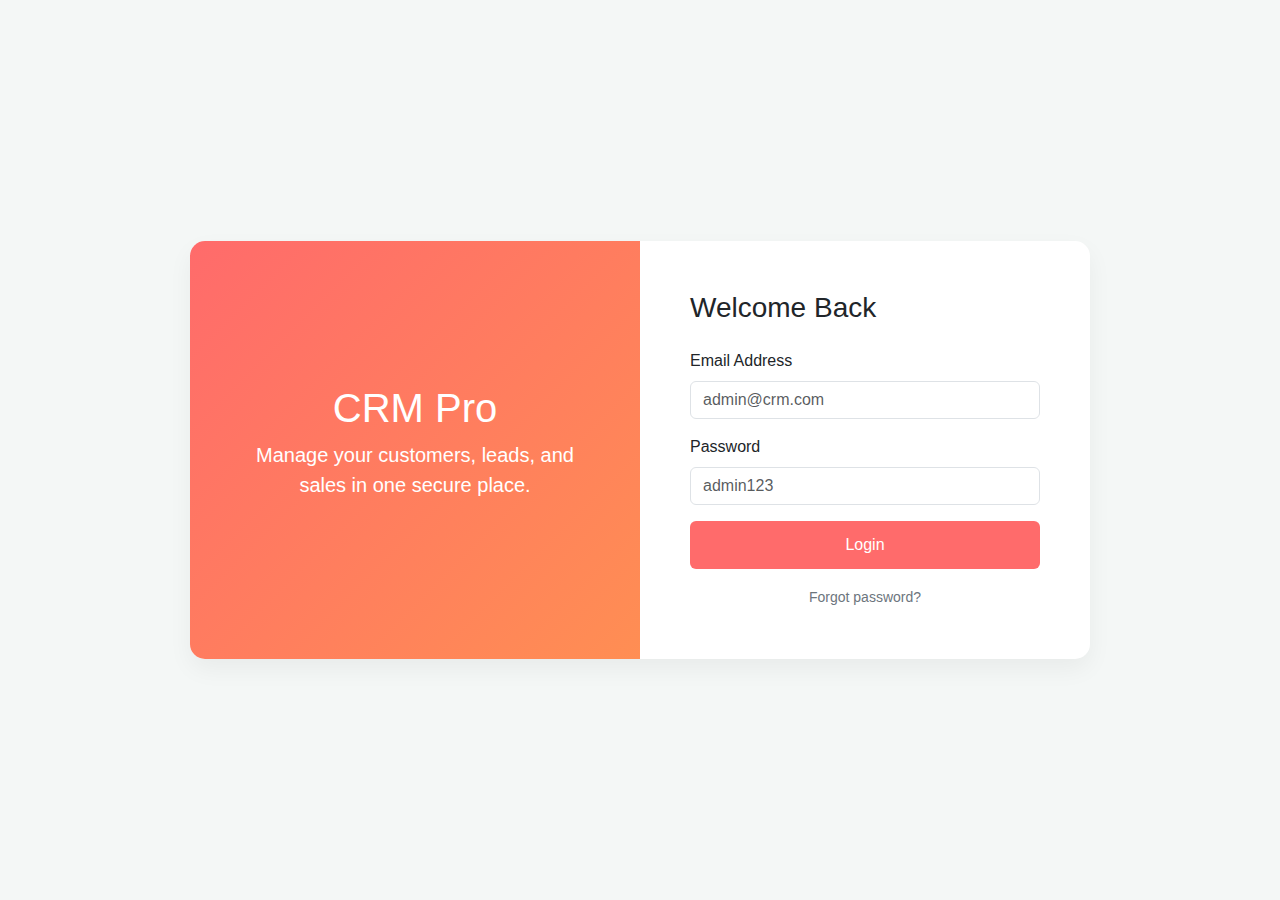
<file: templates/PESU_RR_CSE_E_P08_Customer_Relationship_Management_Kryptonite/templates/login.html>
<!DOCTYPE html>
<html lang="en">
  <head>
    <meta charset="UTF-8" />
    <meta name="viewport" content="width=device-width, initial-scale=1.0" />
    <title>CRM Pro - Login</title>
    <link
      href="https://cdn.jsdelivr.net/npm/bootstrap@5.3.0/dist/css/bootstrap.min.css"
      rel="stylesheet"
    />
    <style>
      body {
        background-color: #f4f7f6;
        height: 100vh;
        display: flex;
        align-items: center;
        justify-content: center;
        font-family: "Poppins", sans-serif;
      }
      .login-card {
        background: white;
        border-radius: 15px;
        box-shadow: 0 10px 25px rgba(0, 0, 0, 0.05);
        overflow: hidden;
        max-width: 900px;
        width: 90%;
        display: flex;
      }
      .login-img {
        background: linear-gradient(
          135deg,
          #ff6b6b 0%,
          #ff8e53 100%
        ); /* Matches Sidebar */
        width: 50%;
        display: flex;
        flex-direction: column;
        justify-content: center;
        align-items: center;
        color: white;
        padding: 40px;
      }
      .login-form {
        width: 50%;
        padding: 50px;
        display: flex;
        flex-direction: column;
        justify-content: center;
      }
      .btn-primary {
        background-color: #ff6b6b;
        border: none;
        padding: 12px;
      }
      .btn-primary:hover {
        background-color: #ee5a5a;
      }

      /* Mobile Optimization (Epic 10) */
      @media (max-width: 768px) {
        .login-card {
          flex-direction: column;
        }
        .login-img {
          width: 100%;
          padding: 30px;
          display: none;
        } /* Hide image on mobile */
        .login-form {
          width: 100%;
          padding: 30px;
        }
      }
    </style>
  </head>
  <body>
    <div class="login-card">
      <div class="login-img">
        <h1>CRM Pro</h1>
        <p class="lead text-center">
          Manage your customers, leads, and sales in one secure place.
        </p>
      </div>

    <div class="login-form">
           <h3 class="mb-4">Welcome Back</h3>
           <form id="loginForm">
                <div class="mb-3">
                    <label for="email" class="form-label">Email Address</label>
                    <input type="email" class="form-control" id="email" required placeholder="admin@crm.com">
                </div>
                <div class="mb-3">
                    <label for="password" class="form-label">Password</label>
                    <input type="password" class="form-control" id="password" required placeholder="admin123">
                </div>
                <div class="d-grid gap-2">
                    <button type="submit" class="btn btn-primary">Login</button>
                </div>
                
                <div class="mt-3 text-center">
                    <a href="#" id="forgot-link" class="text-secondary small" style="text-decoration: none;">Forgot password?</a>
                </div>
            </form>
            
            <div id="error-msg" class="alert alert-danger mt-3 d-none" role="alert"></div>
        </div>


    <script>
      document
        .getElementById("loginForm")
        .addEventListener("submit", async function (e) {
          e.preventDefault();
          const email = document.getElementById("email").value;
          const password = document.getElementById("password").value;
          const errorBox = document.getElementById("error-msg");

          try {
            const response = await fetch("/api/auth/login", {
              method: "POST",
              headers: { "Content-Type": "application/json" },
              body: JSON.stringify({ email, password }),
            });

            const data = await response.json();

            if (response.ok) {
              // Login Success: Redirect to Dashboard
              window.location.href = "/";
            } else {
              // Login Failed: Show error
              errorBox.textContent = data.message;
              errorBox.classList.remove("d-none");
            }
          } catch (err) {
            errorBox.textContent = "Server connection failed.";
            errorBox.classList.remove("d-none");
          }
        });
      // Handle Password Reset
      document
        .getElementById("forgot-link")
        .addEventListener("click", async function (e) {
          e.preventDefault();
          const email = document.getElementById("email").value;

          if (!email) {
            alert("Please enter your email address in the box first.");
            return;
          }

          if (confirm(`Send password reset link to ${email}?`)) {
            const response = await fetch("/api/auth/reset-password", {
              method: "POST",
              headers: { "Content-Type": "application/json" },
              body: JSON.stringify({ email }),
            });
            const data = await response.json();
            alert(data.message);
          }
        });
    </script>
  </body>
</html>
</file>
